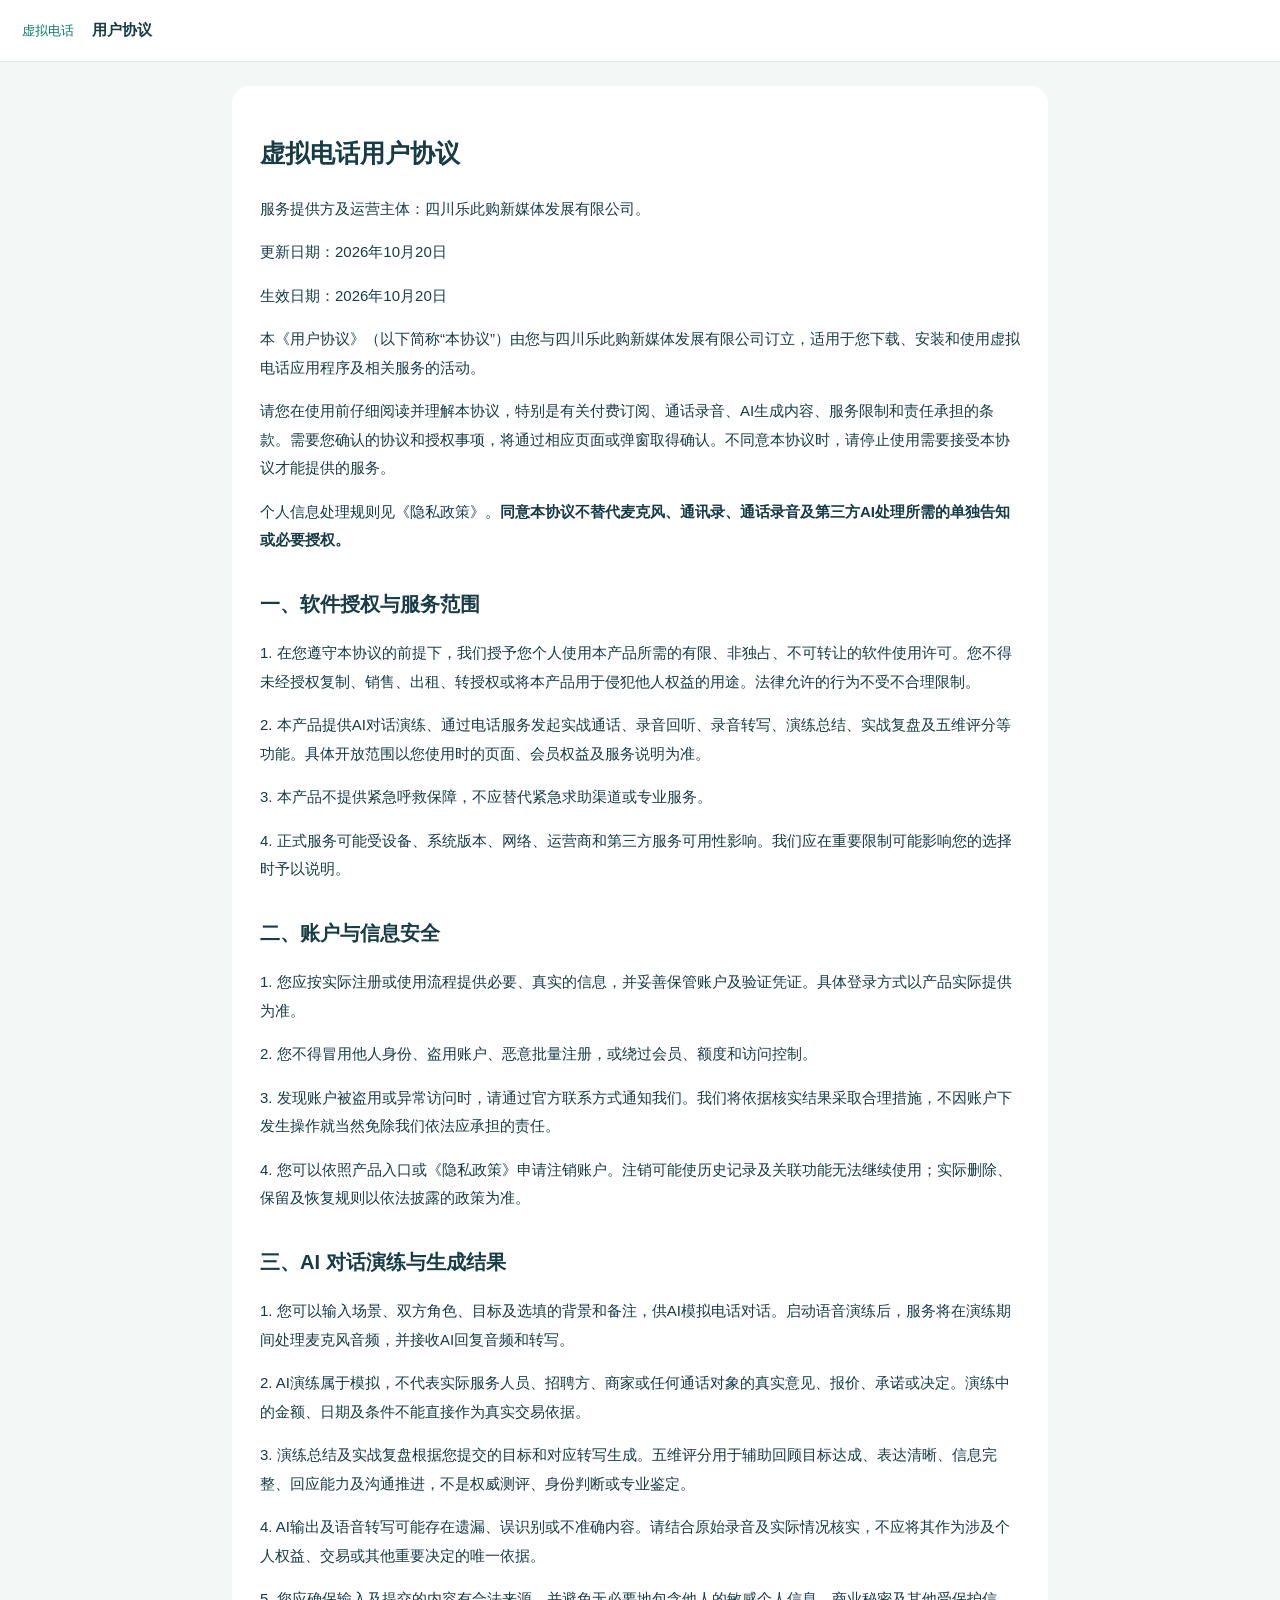
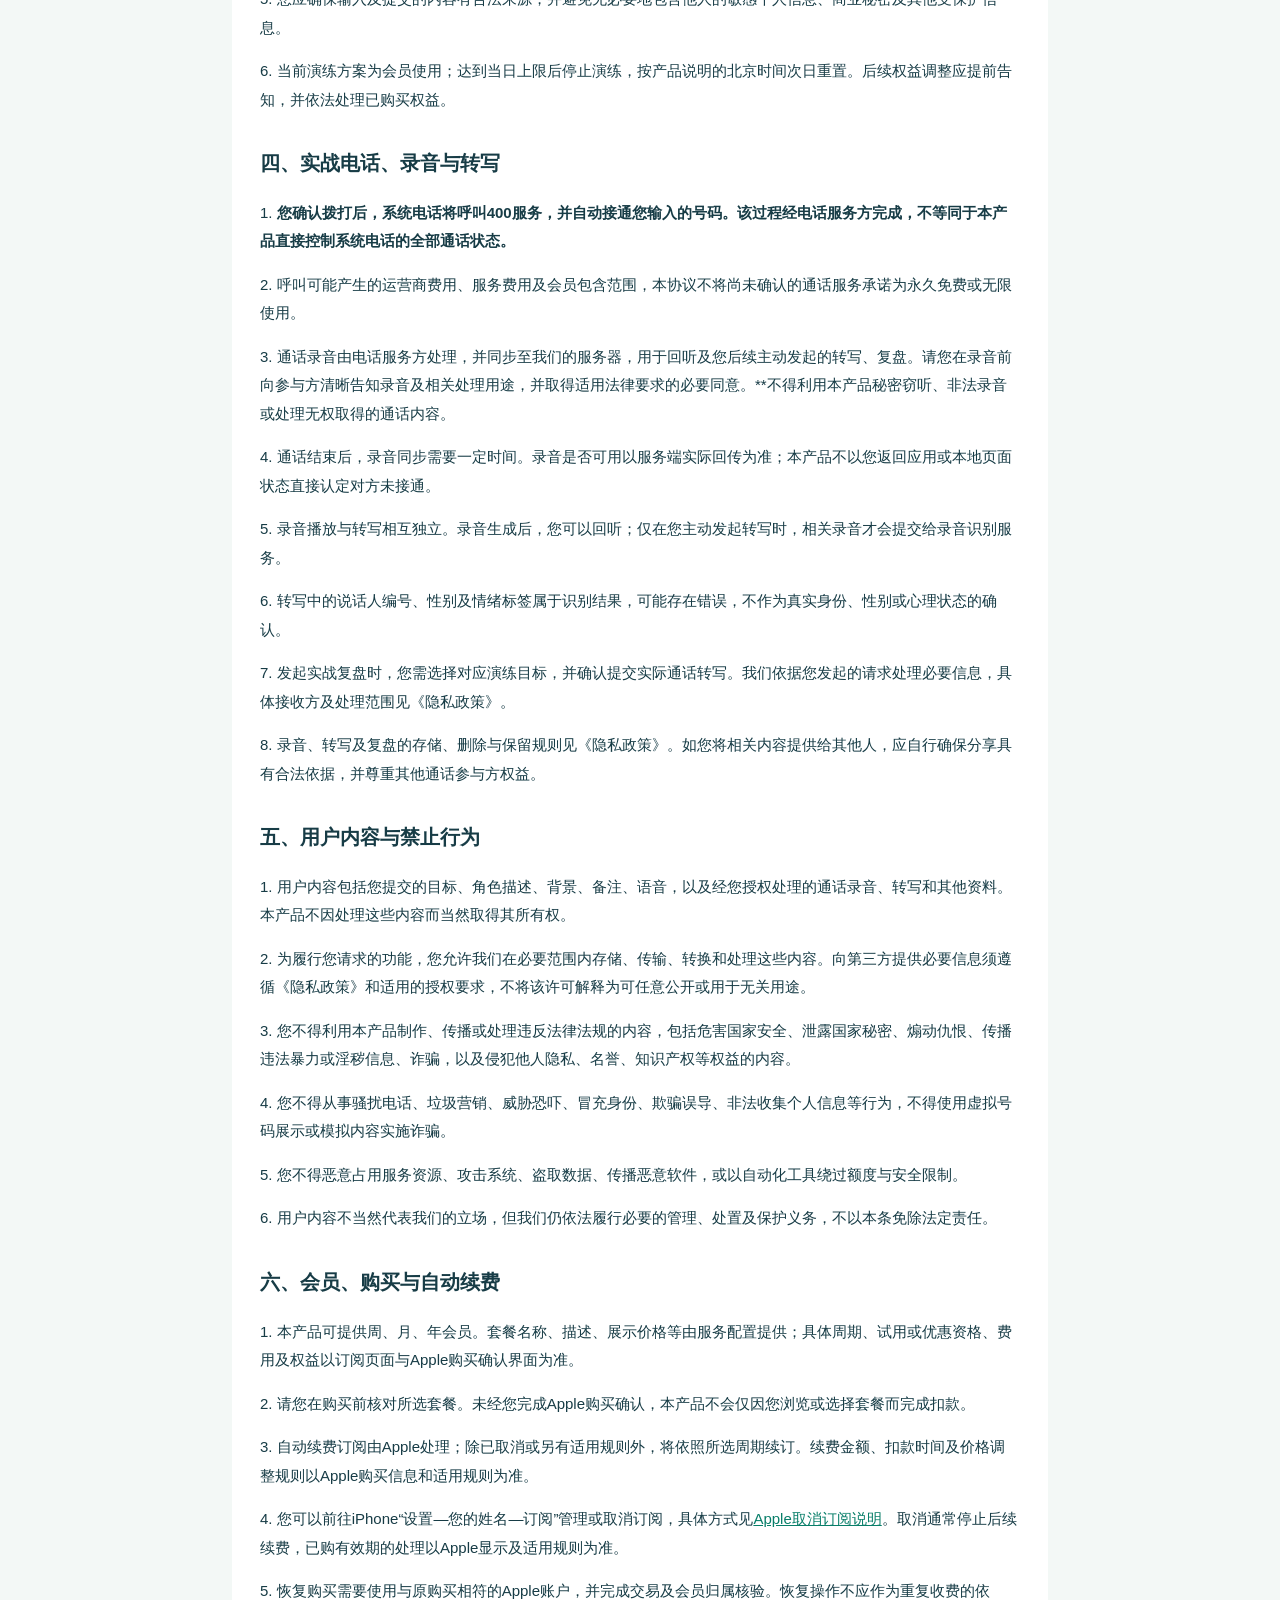
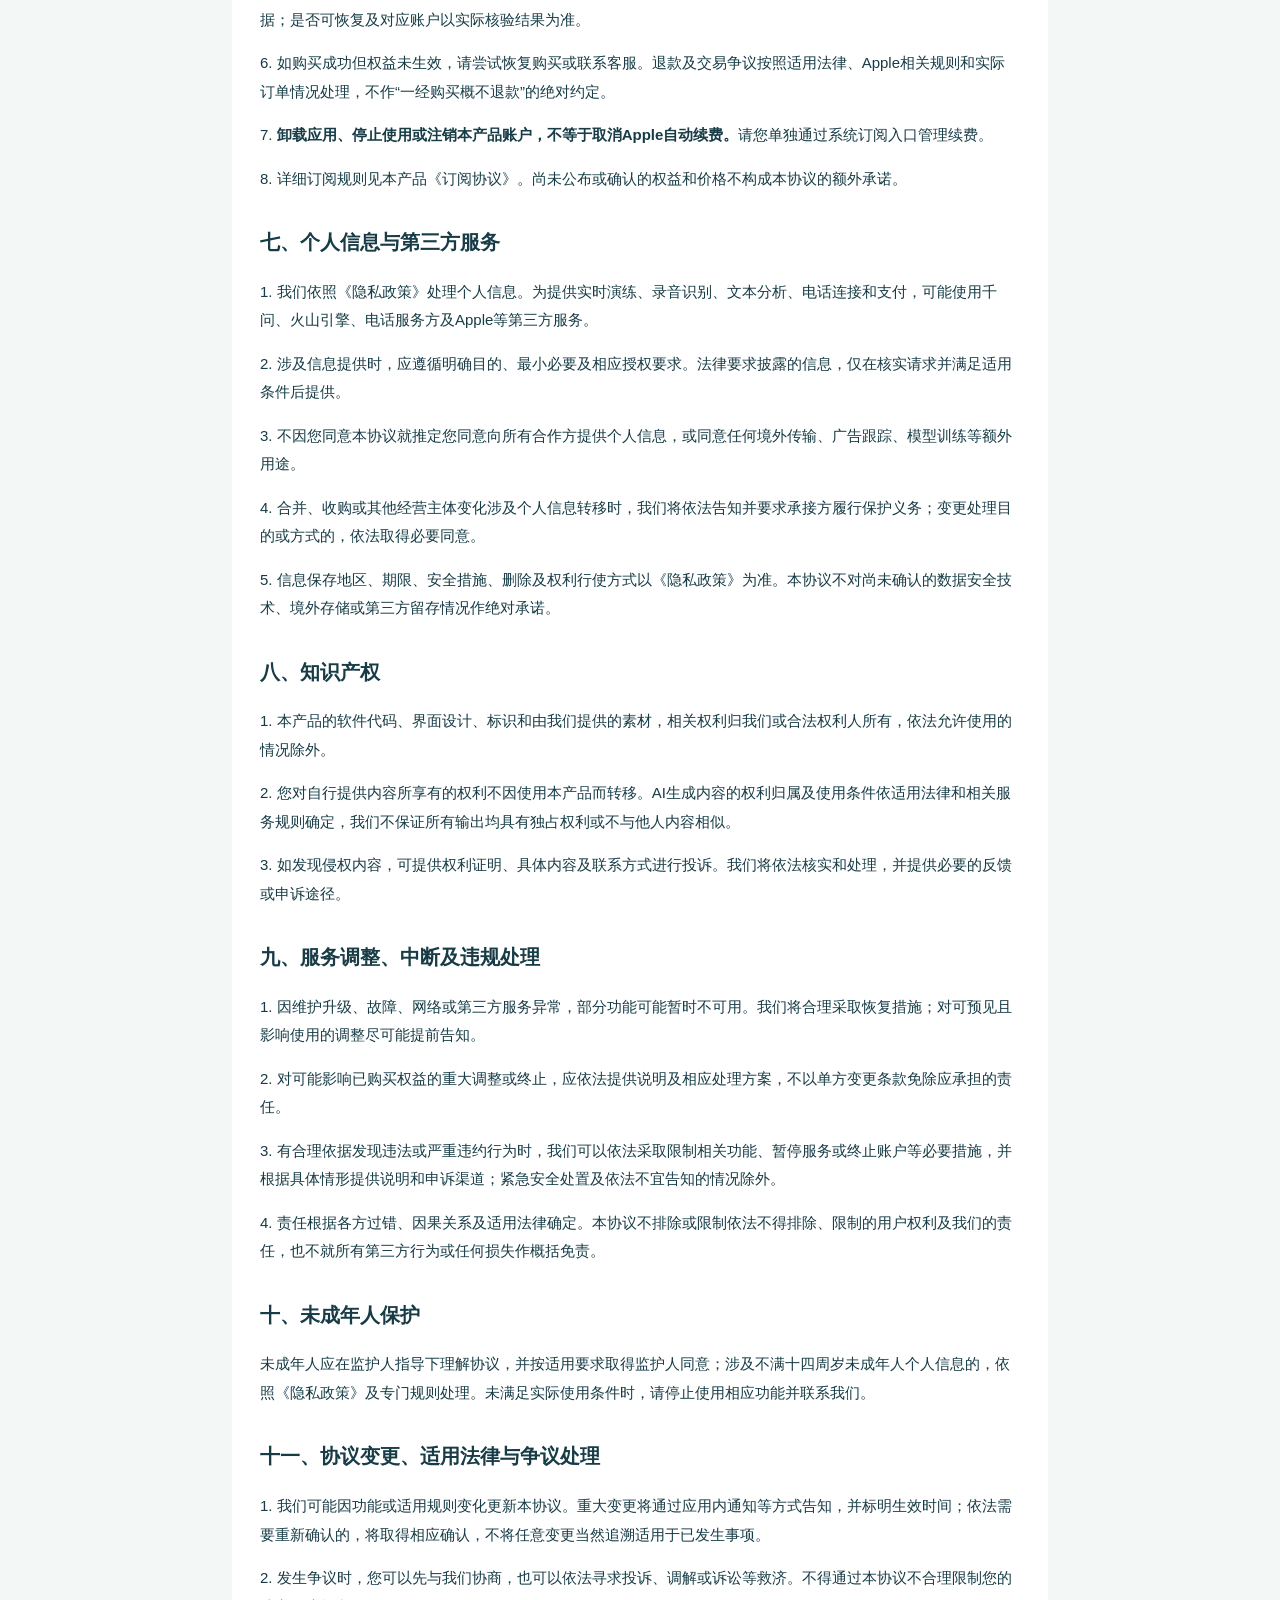
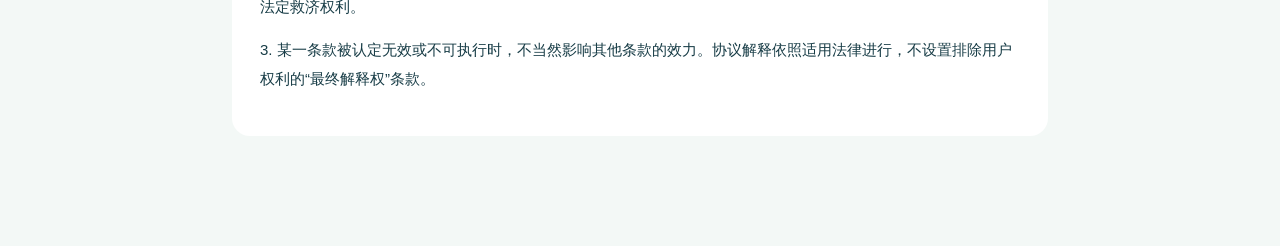
<file: 原型/legal/agreement.html>
<!doctype html><html lang="zh-CN"><head><meta charset="utf-8"><meta name="viewport" content="width=device-width,initial-scale=1"><title>用户协议 · 虚拟电话</title><link rel="stylesheet" href="legal.css"></head><body><header><span>虚拟电话</span><strong>用户协议</strong></header><main><h1>虚拟电话用户协议</h1><p>服务提供方及运营主体：四川乐此购新媒体发展有限公司。</p><p>更新日期：2026年10月20日  </p><p>生效日期：2026年10月20日  </p><p>本《用户协议》（以下简称“本协议”）由您与四川乐此购新媒体发展有限公司订立，适用于您下载、安装和使用虚拟电话应用程序及相关服务的活动。</p><p>请您在使用前仔细阅读并理解本协议，特别是有关付费订阅、通话录音、AI生成内容、服务限制和责任承担的条款。需要您确认的协议和授权事项，将通过相应页面或弹窗取得确认。不同意本协议时，请停止使用需要接受本协议才能提供的服务。</p><p>个人信息处理规则见《隐私政策》。<strong>同意本协议不替代麦克风、通讯录、通话录音及第三方AI处理所需的单独告知或必要授权。</strong></p><h2>一、软件授权与服务范围</h2><p>1. 在您遵守本协议的前提下，我们授予您个人使用本产品所需的有限、非独占、不可转让的软件使用许可。您不得未经授权复制、销售、出租、转授权或将本产品用于侵犯他人权益的用途。法律允许的行为不受不合理限制。</p><p>2. 本产品提供AI对话演练、通过电话服务发起实战通话、录音回听、录音转写、演练总结、实战复盘及五维评分等功能。具体开放范围以您使用时的页面、会员权益及服务说明为准。</p><p>3. 本产品不提供紧急呼救保障，不应替代紧急求助渠道或专业服务。</p><p>4. 正式服务可能受设备、系统版本、网络、运营商和第三方服务可用性影响。我们应在重要限制可能影响您的选择时予以说明。</p><h2>二、账户与信息安全</h2><p>1. 您应按实际注册或使用流程提供必要、真实的信息，并妥善保管账户及验证凭证。具体登录方式以产品实际提供为准。</p><p>2. 您不得冒用他人身份、盗用账户、恶意批量注册，或绕过会员、额度和访问控制。</p><p>3. 发现账户被盗用或异常访问时，请通过官方联系方式通知我们。我们将依据核实结果采取合理措施，不因账户下发生操作就当然免除我们依法应承担的责任。</p><p>4. 您可以依照产品入口或《隐私政策》申请注销账户。注销可能使历史记录及关联功能无法继续使用；实际删除、保留及恢复规则以依法披露的政策为准。</p><h2>三、AI 对话演练与生成结果</h2><p>1. 您可以输入场景、双方角色、目标及选填的背景和备注，供AI模拟电话对话。启动语音演练后，服务将在演练期间处理麦克风音频，并接收AI回复音频和转写。</p><p>2. AI演练属于模拟，不代表实际服务人员、招聘方、商家或任何通话对象的真实意见、报价、承诺或决定。演练中的金额、日期及条件不能直接作为真实交易依据。</p><p>3. 演练总结及实战复盘根据您提交的目标和对应转写生成。五维评分用于辅助回顾目标达成、表达清晰、信息完整、回应能力及沟通推进，不是权威测评、身份判断或专业鉴定。</p><p>4. AI输出及语音转写可能存在遗漏、误识别或不准确内容。请结合原始录音及实际情况核实，不应将其作为涉及个人权益、交易或其他重要决定的唯一依据。</p><p>5. 您应确保输入及提交的内容有合法来源，并避免无必要地包含他人的敏感个人信息、商业秘密及其他受保护信息。</p><p>6. 当前演练方案为会员使用；达到当日上限后停止演练，按产品说明的北京时间次日重置。后续权益调整应提前告知，并依法处理已购买权益。</p><h2>四、实战电话、录音与转写</h2><p>1. <strong>您确认拨打后，系统电话将呼叫400服务，并自动接通您输入的号码。该过程经电话服务方完成，不等同于本产品直接控制系统电话的全部通话状态。</strong></p><p>2. 呼叫可能产生的运营商费用、服务费用及会员包含范围，本协议不将尚未确认的通话服务承诺为永久免费或无限使用。</p><p>3. 通话录音由电话服务方处理，并同步至我们的服务器，用于回听及您后续主动发起的转写、复盘。请您在录音前向参与方清晰告知录音及相关处理用途，并取得适用法律要求的必要同意。**不得利用本产品秘密窃听、非法录音或处理无权取得的通话内容。</p><p>4. 通话结束后，录音同步需要一定时间。录音是否可用以服务端实际回传为准；本产品不以您返回应用或本地页面状态直接认定对方未接通。</p><p>5. 录音播放与转写相互独立。录音生成后，您可以回听；仅在您主动发起转写时，相关录音才会提交给录音识别服务。</p><p>6. 转写中的说话人编号、性别及情绪标签属于识别结果，可能存在错误，不作为真实身份、性别或心理状态的确认。</p><p>7. 发起实战复盘时，您需选择对应演练目标，并确认提交实际通话转写。我们依据您发起的请求处理必要信息，具体接收方及处理范围见《隐私政策》。</p><p>8. 录音、转写及复盘的存储、删除与保留规则见《隐私政策》。如您将相关内容提供给其他人，应自行确保分享具有合法依据，并尊重其他通话参与方权益。</p><h2>五、用户内容与禁止行为</h2><p>1. 用户内容包括您提交的目标、角色描述、背景、备注、语音，以及经您授权处理的通话录音、转写和其他资料。本产品不因处理这些内容而当然取得其所有权。</p><p>2. 为履行您请求的功能，您允许我们在必要范围内存储、传输、转换和处理这些内容。向第三方提供必要信息须遵循《隐私政策》和适用的授权要求，不将该许可解释为可任意公开或用于无关用途。</p><p>3. 您不得利用本产品制作、传播或处理违反法律法规的内容，包括危害国家安全、泄露国家秘密、煽动仇恨、传播违法暴力或淫秽信息、诈骗，以及侵犯他人隐私、名誉、知识产权等权益的内容。</p><p>4. 您不得从事骚扰电话、垃圾营销、威胁恐吓、冒充身份、欺骗误导、非法收集个人信息等行为，不得使用虚拟号码展示或模拟内容实施诈骗。</p><p>5. 您不得恶意占用服务资源、攻击系统、盗取数据、传播恶意软件，或以自动化工具绕过额度与安全限制。</p><p>6. 用户内容不当然代表我们的立场，但我们仍依法履行必要的管理、处置及保护义务，不以本条免除法定责任。</p><h2>六、会员、购买与自动续费</h2><p>1. 本产品可提供周、月、年会员。套餐名称、描述、展示价格等由服务配置提供；具体周期、试用或优惠资格、费用及权益以订阅页面与Apple购买确认界面为准。</p><p>2. 请您在购买前核对所选套餐。未经您完成Apple购买确认，本产品不会仅因您浏览或选择套餐而完成扣款。</p><p>3. 自动续费订阅由Apple处理；除已取消或另有适用规则外，将依照所选周期续订。续费金额、扣款时间及价格调整规则以Apple购买信息和适用规则为准。</p><p>4. 您可以前往iPhone“设置—您的姓名—订阅”管理或取消订阅，具体方式见<a href="https://support.apple.com/zh-cn/118428" target="_blank" rel="noopener">Apple取消订阅说明</a>。取消通常停止后续续费，已购有效期的处理以Apple显示及适用规则为准。</p><p>5. 恢复购买需要使用与原购买相符的Apple账户，并完成交易及会员归属核验。恢复操作不应作为重复收费的依据；是否可恢复及对应账户以实际核验结果为准。</p><p>6. 如购买成功但权益未生效，请尝试恢复购买或联系客服。退款及交易争议按照适用法律、Apple相关规则和实际订单情况处理，不作“一经购买概不退款”的绝对约定。</p><p>7. <strong>卸载应用、停止使用或注销本产品账户，不等于取消Apple自动续费。</strong>请您单独通过系统订阅入口管理续费。</p><p>8. 详细订阅规则见本产品《订阅协议》。尚未公布或确认的权益和价格不构成本协议的额外承诺。</p><h2>七、个人信息与第三方服务</h2><p>1. 我们依照《隐私政策》处理个人信息。为提供实时演练、录音识别、文本分析、电话连接和支付，可能使用千问、火山引擎、电话服务方及Apple等第三方服务。</p><p>2. 涉及信息提供时，应遵循明确目的、最小必要及相应授权要求。法律要求披露的信息，仅在核实请求并满足适用条件后提供。</p><p>3. 不因您同意本协议就推定您同意向所有合作方提供个人信息，或同意任何境外传输、广告跟踪、模型训练等额外用途。</p><p>4. 合并、收购或其他经营主体变化涉及个人信息转移时，我们将依法告知并要求承接方履行保护义务；变更处理目的或方式的，依法取得必要同意。</p><p>5. 信息保存地区、期限、安全措施、删除及权利行使方式以《隐私政策》为准。本协议不对尚未确认的数据安全技术、境外存储或第三方留存情况作绝对承诺。</p><h2>八、知识产权</h2><p>1. 本产品的软件代码、界面设计、标识和由我们提供的素材，相关权利归我们或合法权利人所有，依法允许使用的情况除外。</p><p>2. 您对自行提供内容所享有的权利不因使用本产品而转移。AI生成内容的权利归属及使用条件依适用法律和相关服务规则确定，我们不保证所有输出均具有独占权利或不与他人内容相似。</p><p>3. 如发现侵权内容，可提供权利证明、具体内容及联系方式进行投诉。我们将依法核实和处理，并提供必要的反馈或申诉途径。</p><h2>九、服务调整、中断及违规处理</h2><p>1. 因维护升级、故障、网络或第三方服务异常，部分功能可能暂时不可用。我们将合理采取恢复措施；对可预见且影响使用的调整尽可能提前告知。</p><p>2. 对可能影响已购买权益的重大调整或终止，应依法提供说明及相应处理方案，不以单方变更条款免除应承担的责任。</p><p>3. 有合理依据发现违法或严重违约行为时，我们可以依法采取限制相关功能、暂停服务或终止账户等必要措施，并根据具体情形提供说明和申诉渠道；紧急安全处置及依法不宜告知的情况除外。</p><p>4. 责任根据各方过错、因果关系及适用法律确定。本协议不排除或限制依法不得排除、限制的用户权利及我们的责任，也不就所有第三方行为或任何损失作概括免责。</p><h2>十、未成年人保护</h2><p>未成年人应在监护人指导下理解协议，并按适用要求取得监护人同意；涉及不满十四周岁未成年人个人信息的，依照《隐私政策》及专门规则处理。未满足实际使用条件时，请停止使用相应功能并联系我们。</p><h2>十一、协议变更、适用法律与争议处理</h2><p>1. 我们可能因功能或适用规则变化更新本协议。重大变更将通过应用内通知等方式告知，并标明生效时间；依法需要重新确认的，将取得相应确认，不将任意变更当然追溯适用于已发生事项。</p><p>2. 发生争议时，您可以先与我们协商，也可以依法寻求投诉、调解或诉讼等救济。不得通过本协议不合理限制您的法定救济权利。</p><p>3. 某一条款被认定无效或不可执行时，不当然影响其他条款的效力。协议解释依照适用法律进行，不设置排除用户权利的“最终解释权”条款。</p><p id="result" role="status"></p></main></body></html>
</file>
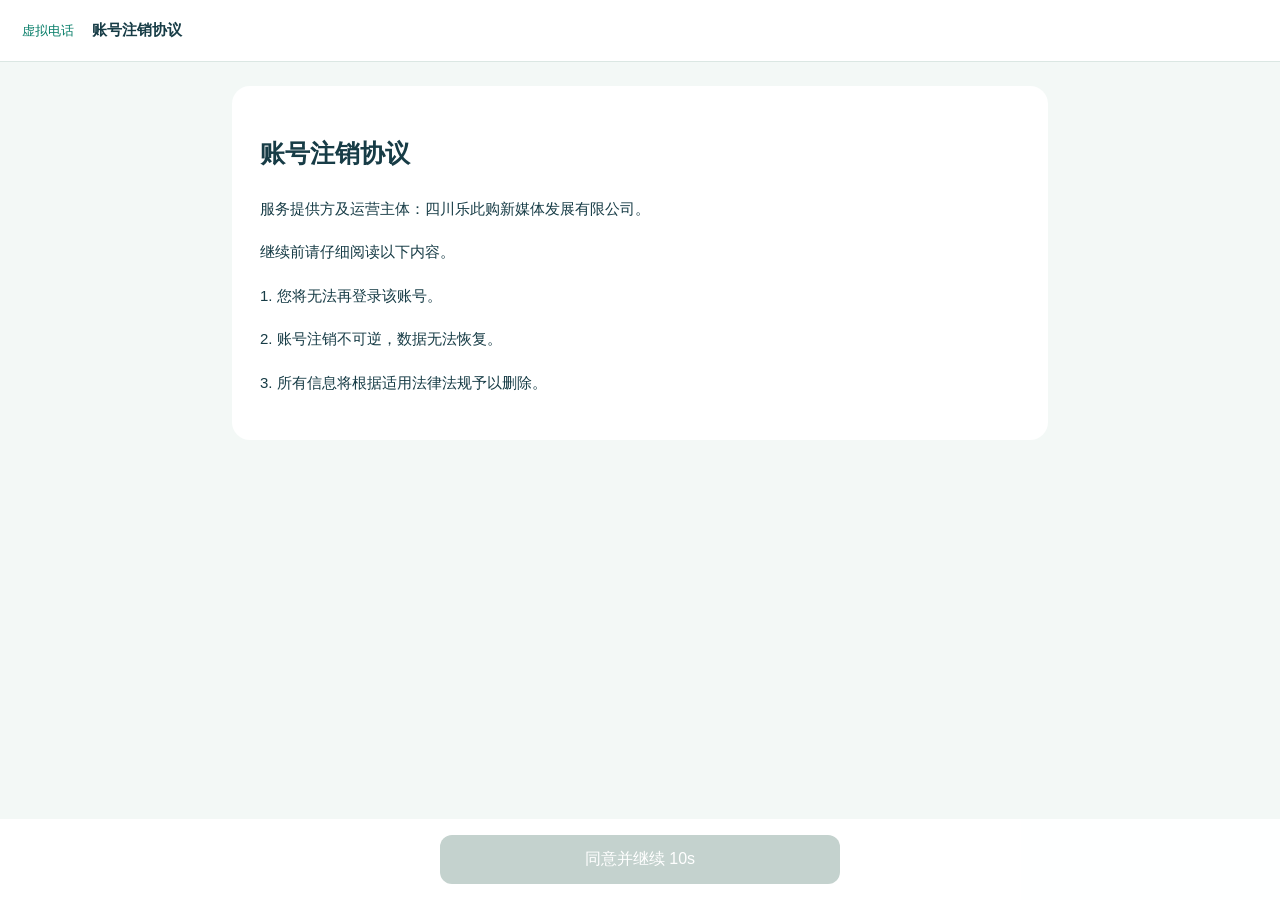
<file: 原型/legal/deletion.html>
<!doctype html><html lang="zh-CN"><head><meta charset="utf-8"><meta name="viewport" content="width=device-width,initial-scale=1"><title>账号注销协议 · 虚拟电话</title><link rel="stylesheet" href="legal.css"></head><body><header><span>虚拟电话</span><strong>账号注销协议</strong></header><main><h1>账号注销协议</h1><p>服务提供方及运营主体：四川乐此购新媒体发展有限公司。</p><p>继续前请仔细阅读以下内容。</p><p>1. 您将无法再登录该账号。</p><p>2. 账号注销不可逆，数据无法恢复。</p><p>3. 所有信息将根据适用法律法规予以删除。</p><p id="result" role="status"></p></main><footer><button id="continue" disabled>同意并继续 10s</button></footer><script>let remaining=10;const button=document.getElementById("continue");const timer=setInterval(()=>{remaining--;button.textContent=remaining?"同意并继续 "+remaining+"s":"同意并继续";button.disabled=remaining>0;if(!remaining)clearInterval(timer)},1000);button.onclick=()=>{document.getElementById("result").textContent="原型演示：注销接口尚未接入，当前账号未变更。"}</script></body></html>
</file>
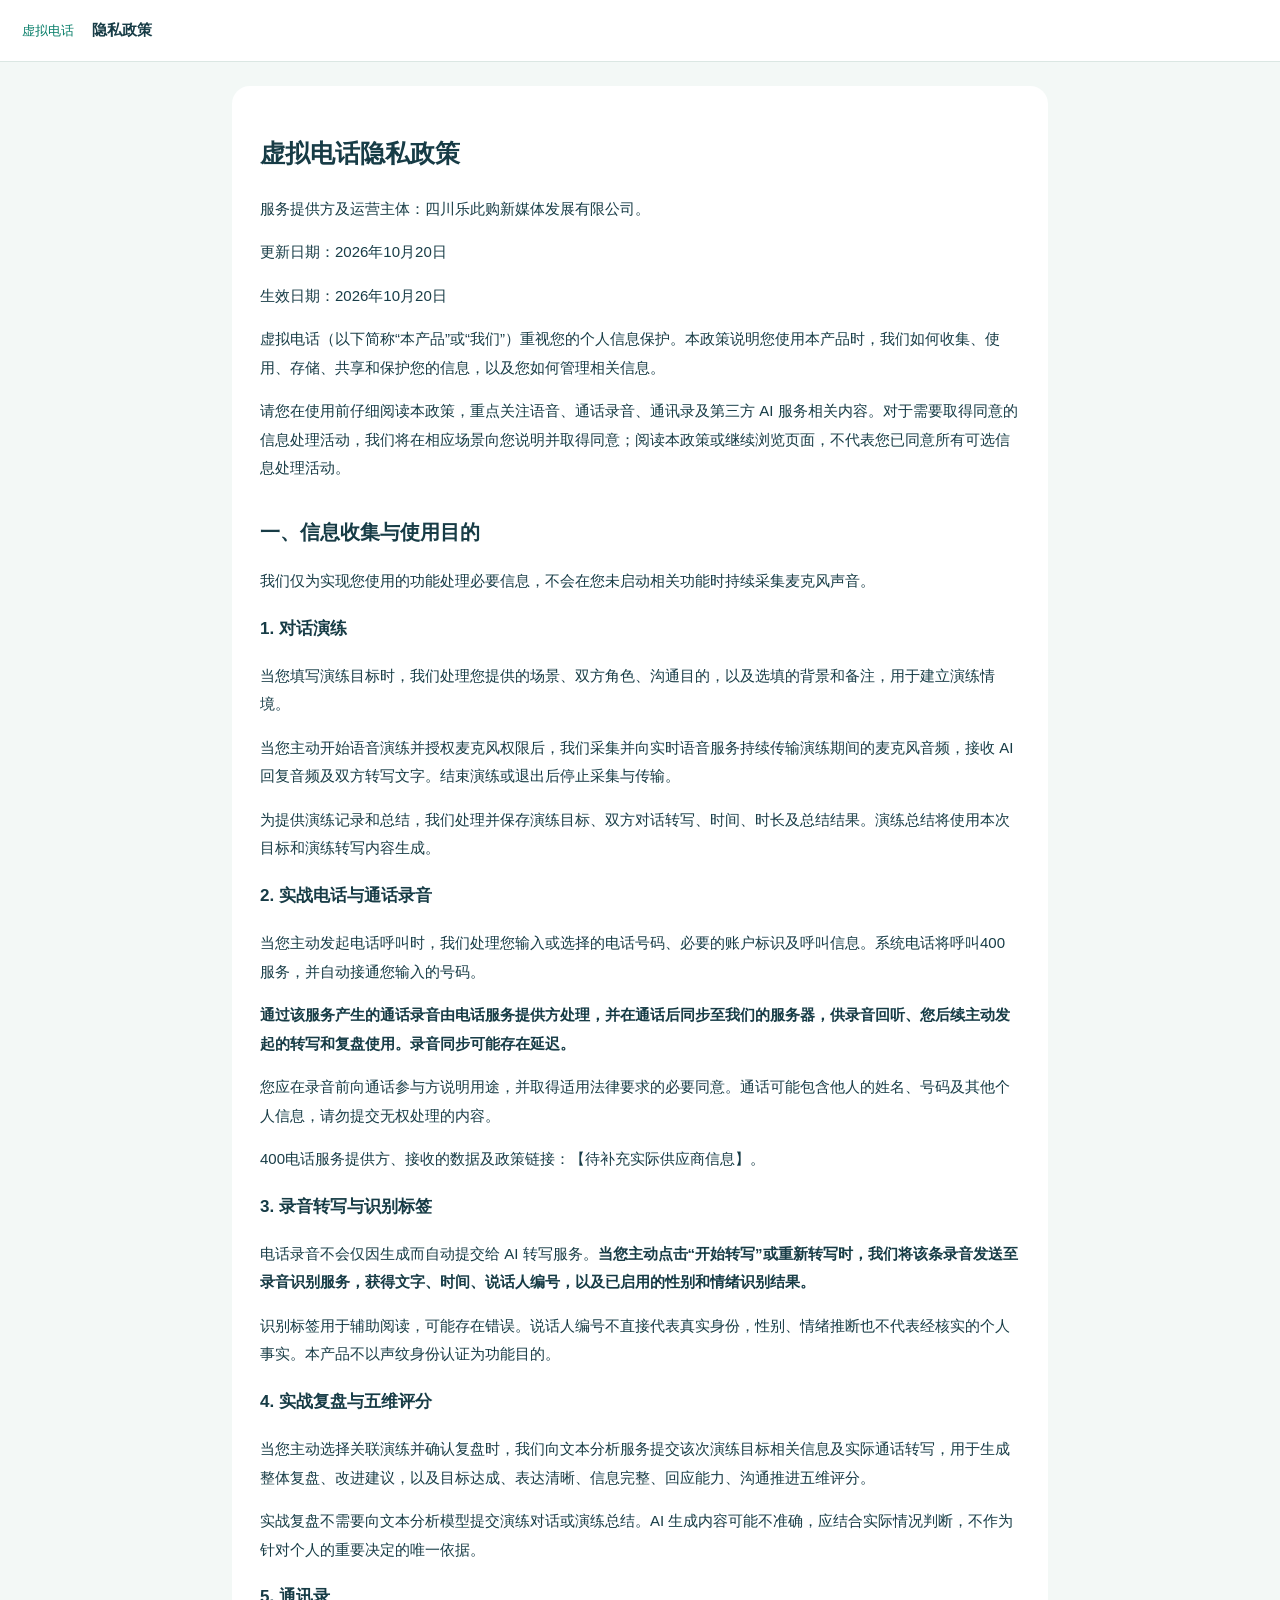
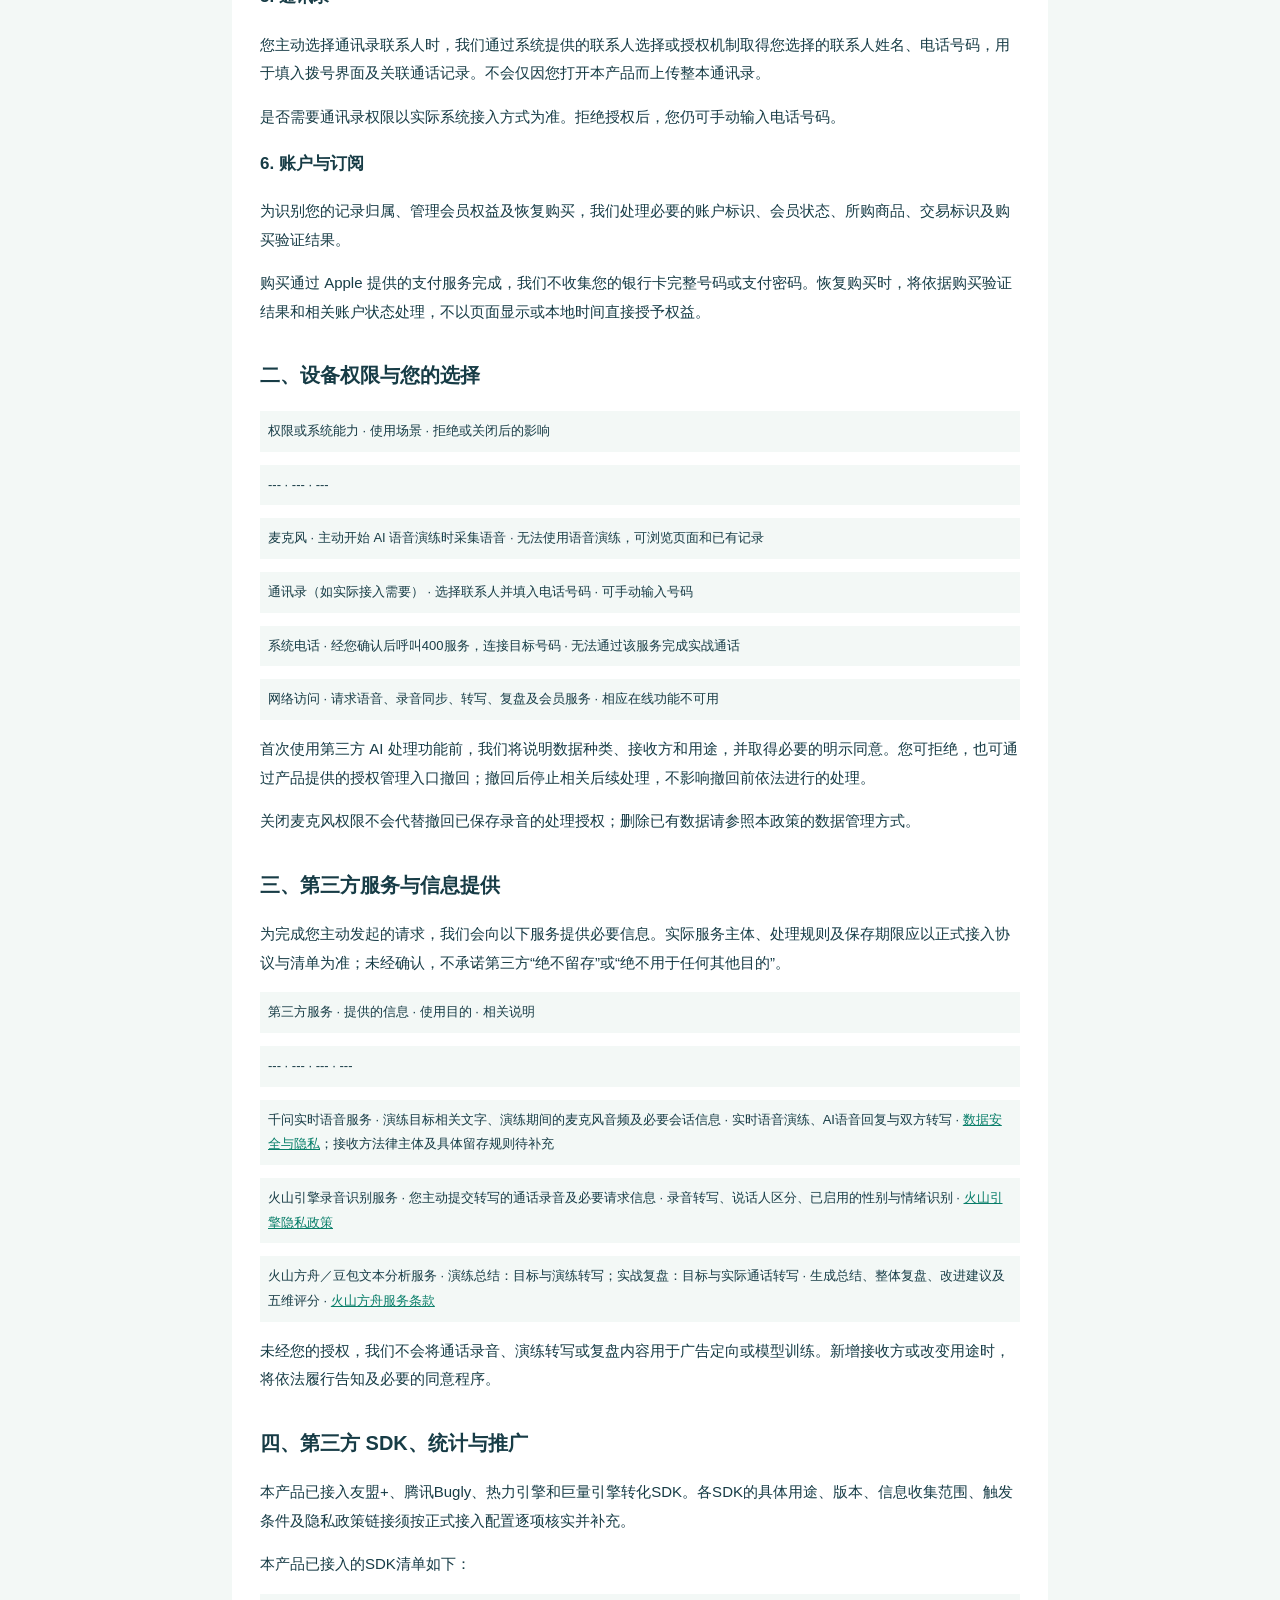
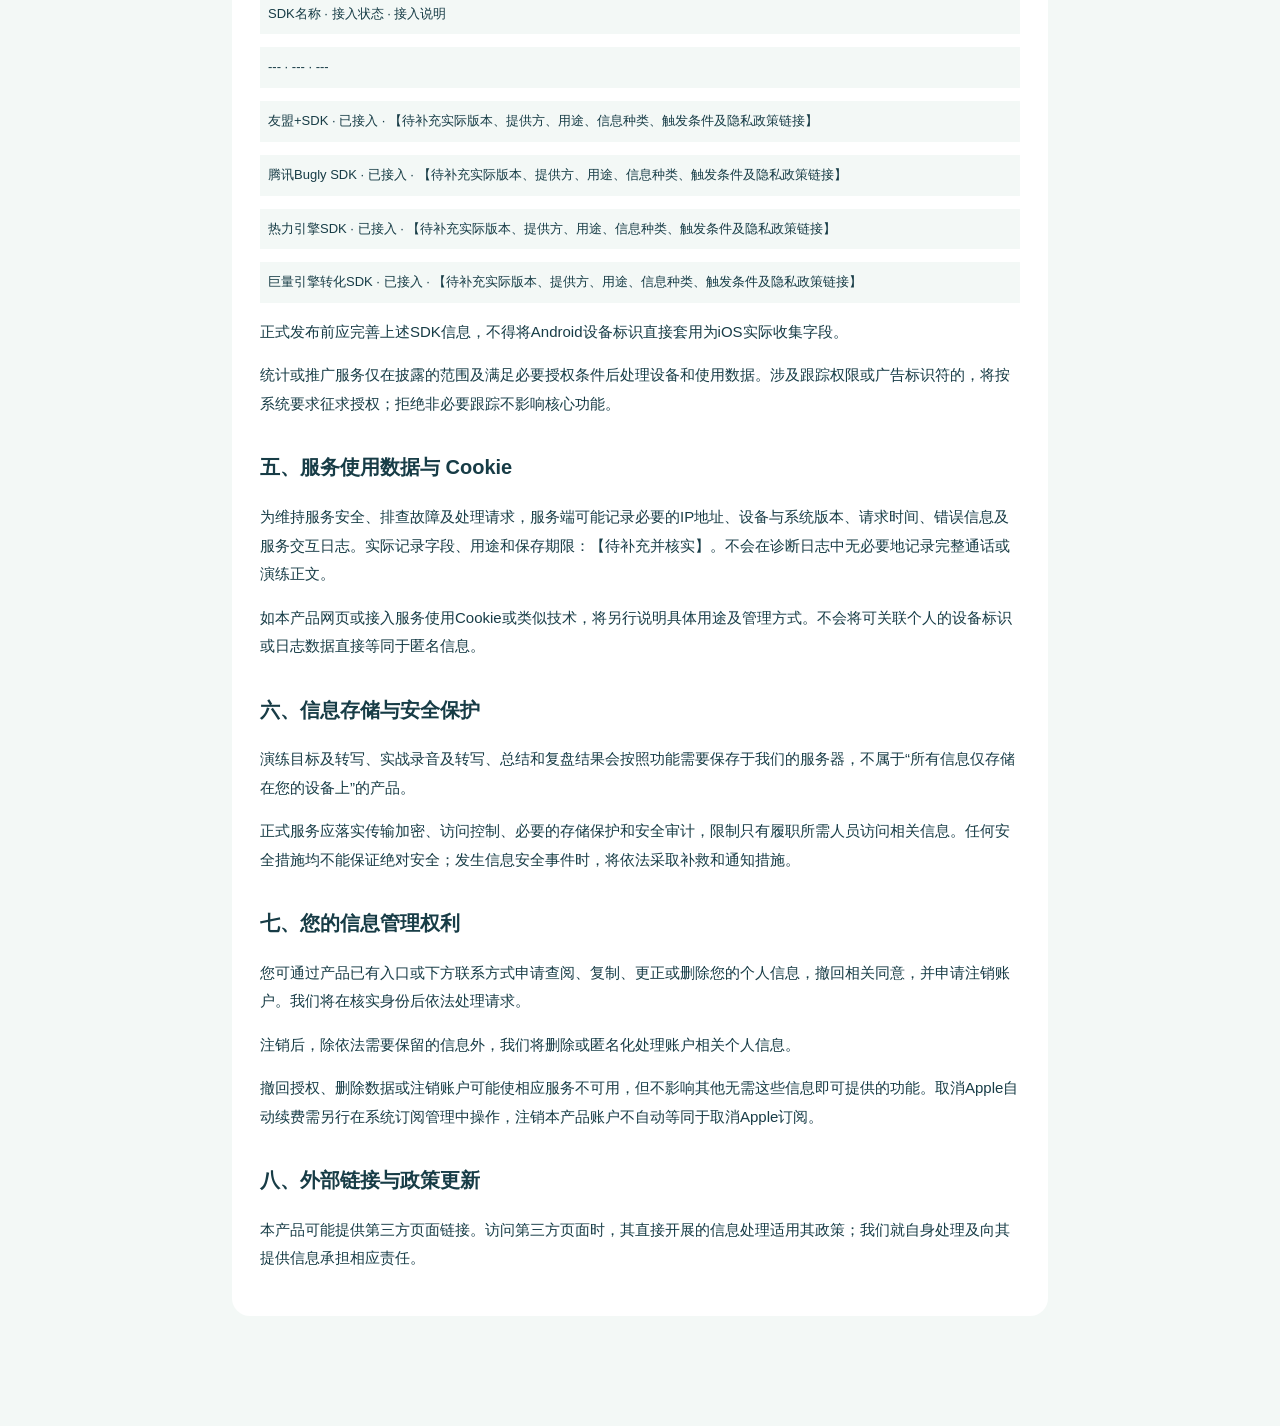
<file: 原型/legal/privacy.html>
<!doctype html><html lang="zh-CN"><head><meta charset="utf-8"><meta name="viewport" content="width=device-width,initial-scale=1"><title>隐私政策 · 虚拟电话</title><link rel="stylesheet" href="legal.css"></head><body><header><span>虚拟电话</span><strong>隐私政策</strong></header><main><h1>虚拟电话隐私政策</h1><p>服务提供方及运营主体：四川乐此购新媒体发展有限公司。</p><p>更新日期：2026年10月20日  </p><p>生效日期：2026年10月20日  </p><p>虚拟电话（以下简称“本产品”或“我们”）重视您的个人信息保护。本政策说明您使用本产品时，我们如何收集、使用、存储、共享和保护您的信息，以及您如何管理相关信息。</p><p>请您在使用前仔细阅读本政策，重点关注语音、通话录音、通讯录及第三方 AI 服务相关内容。对于需要取得同意的信息处理活动，我们将在相应场景向您说明并取得同意；阅读本政策或继续浏览页面，不代表您已同意所有可选信息处理活动。</p><h2>一、信息收集与使用目的</h2><p>我们仅为实现您使用的功能处理必要信息，不会在您未启动相关功能时持续采集麦克风声音。</p><h3>1. 对话演练</h3><p>当您填写演练目标时，我们处理您提供的场景、双方角色、沟通目的，以及选填的背景和备注，用于建立演练情境。</p><p>当您主动开始语音演练并授权麦克风权限后，我们采集并向实时语音服务持续传输演练期间的麦克风音频，接收 AI 回复音频及双方转写文字。结束演练或退出后停止采集与传输。</p><p>为提供演练记录和总结，我们处理并保存演练目标、双方对话转写、时间、时长及总结结果。演练总结将使用本次目标和演练转写内容生成。</p><h3>2. 实战电话与通话录音</h3><p>当您主动发起电话呼叫时，我们处理您输入或选择的电话号码、必要的账户标识及呼叫信息。系统电话将呼叫400服务，并自动接通您输入的号码。</p><p><strong>通过该服务产生的通话录音由电话服务提供方处理，并在通话后同步至我们的服务器，供录音回听、您后续主动发起的转写和复盘使用。录音同步可能存在延迟。</strong></p><p>您应在录音前向通话参与方说明用途，并取得适用法律要求的必要同意。通话可能包含他人的姓名、号码及其他个人信息，请勿提交无权处理的内容。</p><p>400电话服务提供方、接收的数据及政策链接：【待补充实际供应商信息】。</p><h3>3. 录音转写与识别标签</h3><p>电话录音不会仅因生成而自动提交给 AI 转写服务。<strong>当您主动点击“开始转写”或重新转写时，我们将该条录音发送至录音识别服务，获得文字、时间、说话人编号，以及已启用的性别和情绪识别结果。</strong></p><p>识别标签用于辅助阅读，可能存在错误。说话人编号不直接代表真实身份，性别、情绪推断也不代表经核实的个人事实。本产品不以声纹身份认证为功能目的。</p><h3>4. 实战复盘与五维评分</h3><p>当您主动选择关联演练并确认复盘时，我们向文本分析服务提交该次演练目标相关信息及实际通话转写，用于生成整体复盘、改进建议，以及目标达成、表达清晰、信息完整、回应能力、沟通推进五维评分。</p><p>实战复盘不需要向文本分析模型提交演练对话或演练总结。AI 生成内容可能不准确，应结合实际情况判断，不作为针对个人的重要决定的唯一依据。</p><h3>5. 通讯录</h3><p>您主动选择通讯录联系人时，我们通过系统提供的联系人选择或授权机制取得您选择的联系人姓名、电话号码，用于填入拨号界面及关联通话记录。不会仅因您打开本产品而上传整本通讯录。</p><p>是否需要通讯录权限以实际系统接入方式为准。拒绝授权后，您仍可手动输入电话号码。</p><h3>6. 账户与订阅</h3><p>为识别您的记录归属、管理会员权益及恢复购买，我们处理必要的账户标识、会员状态、所购商品、交易标识及购买验证结果。</p><p>购买通过 Apple 提供的支付服务完成，我们不收集您的银行卡完整号码或支付密码。恢复购买时，将依据购买验证结果和相关账户状态处理，不以页面显示或本地时间直接授予权益。</p><h2>二、设备权限与您的选择</h2><p class="table-line"> 权限或系统能力  ·  使用场景  ·  拒绝或关闭后的影响 </p><p class="table-line"> ---  ·  ---  ·  --- </p><p class="table-line"> 麦克风  ·  主动开始 AI 语音演练时采集语音  ·  无法使用语音演练，可浏览页面和已有记录 </p><p class="table-line"> 通讯录（如实际接入需要）  ·  选择联系人并填入电话号码  ·  可手动输入号码 </p><p class="table-line"> 系统电话  ·  经您确认后呼叫400服务，连接目标号码  ·  无法通过该服务完成实战通话 </p><p class="table-line"> 网络访问  ·  请求语音、录音同步、转写、复盘及会员服务  ·  相应在线功能不可用 </p><p>首次使用第三方 AI 处理功能前，我们将说明数据种类、接收方和用途，并取得必要的明示同意。您可拒绝，也可通过产品提供的授权管理入口撤回；撤回后停止相关后续处理，不影响撤回前依法进行的处理。</p><p>关闭麦克风权限不会代替撤回已保存录音的处理授权；删除已有数据请参照本政策的数据管理方式。</p><h2>三、第三方服务与信息提供</h2><p>为完成您主动发起的请求，我们会向以下服务提供必要信息。实际服务主体、处理规则及保存期限应以正式接入协议与清单为准；未经确认，不承诺第三方“绝不留存”或“绝不用于任何其他目的”。</p><p class="table-line"> 第三方服务  ·  提供的信息  ·  使用目的  ·  相关说明 </p><p class="table-line"> ---  ·  ---  ·  ---  ·  --- </p><p class="table-line"> 千问实时语音服务  ·  演练目标相关文字、演练期间的麦克风音频及必要会话信息  ·  实时语音演练、AI语音回复与双方转写  ·  <a href="https://platform.qianwenai.com/docs/developer-guides/security-compliance/data-security" target="_blank" rel="noopener">数据安全与隐私</a>；接收方法律主体及具体留存规则待补充 </p><p class="table-line"> 火山引擎录音识别服务  ·  您主动提交转写的通话录音及必要请求信息  ·  录音转写、说话人区分、已启用的性别与情绪识别  ·  <a href="https://docs.volcengine.com/docs/Legalagreements/VolcanoEnginesPrivacyPolicy?lang=zh" target="_blank" rel="noopener">火山引擎隐私政策</a> </p><p class="table-line"> 火山方舟／豆包文本分析服务  ·  演练总结：目标与演练转写；实战复盘：目标与实际通话转写  ·  生成总结、整体复盘、改进建议及五维评分  ·  <a href="https://docs.volcengine.com/docs/ark/volcengine-ark-platform-terms?lang=zh" target="_blank" rel="noopener">火山方舟服务条款</a> </p><p>未经您的授权，我们不会将通话录音、演练转写或复盘内容用于广告定向或模型训练。新增接收方或改变用途时，将依法履行告知及必要的同意程序。</p><h2>四、第三方 SDK、统计与推广</h2><p>本产品已接入友盟+、腾讯Bugly、热力引擎和巨量引擎转化SDK。各SDK的具体用途、版本、信息收集范围、触发条件及隐私政策链接须按正式接入配置逐项核实并补充。</p><p>本产品已接入的SDK清单如下：</p><p class="table-line"> SDK名称  ·  接入状态  ·  接入说明 </p><p class="table-line"> ---  ·  ---  ·  --- </p><p class="table-line"> 友盟+SDK  ·  已接入  ·  【待补充实际版本、提供方、用途、信息种类、触发条件及隐私政策链接】 </p><p class="table-line"> 腾讯Bugly SDK  ·  已接入  ·  【待补充实际版本、提供方、用途、信息种类、触发条件及隐私政策链接】 </p><p class="table-line"> 热力引擎SDK  ·  已接入  ·  【待补充实际版本、提供方、用途、信息种类、触发条件及隐私政策链接】 </p><p class="table-line"> 巨量引擎转化SDK  ·  已接入  ·  【待补充实际版本、提供方、用途、信息种类、触发条件及隐私政策链接】 </p><p>正式发布前应完善上述SDK信息，不得将Android设备标识直接套用为iOS实际收集字段。</p><p>统计或推广服务仅在披露的范围及满足必要授权条件后处理设备和使用数据。涉及跟踪权限或广告标识符的，将按系统要求征求授权；拒绝非必要跟踪不影响核心功能。</p><h2>五、服务使用数据与 Cookie</h2><p>为维持服务安全、排查故障及处理请求，服务端可能记录必要的IP地址、设备与系统版本、请求时间、错误信息及服务交互日志。实际记录字段、用途和保存期限：【待补充并核实】。不会在诊断日志中无必要地记录完整通话或演练正文。</p><p>如本产品网页或接入服务使用Cookie或类似技术，将另行说明具体用途及管理方式。不会将可关联个人的设备标识或日志数据直接等同于匿名信息。</p><h2>六、信息存储与安全保护</h2><p>演练目标及转写、实战录音及转写、总结和复盘结果会按照功能需要保存于我们的服务器，不属于“所有信息仅存储在您的设备上”的产品。</p><p>正式服务应落实传输加密、访问控制、必要的存储保护和安全审计，限制只有履职所需人员访问相关信息。任何安全措施均不能保证绝对安全；发生信息安全事件时，将依法采取补救和通知措施。</p><h2>七、您的信息管理权利</h2><p>您可通过产品已有入口或下方联系方式申请查阅、复制、更正或删除您的个人信息，撤回相关同意，并申请注销账户。我们将在核实身份后依法处理请求。</p><p>注销后，除依法需要保留的信息外，我们将删除或匿名化处理账户相关个人信息。</p><p>撤回授权、删除数据或注销账户可能使相应服务不可用，但不影响其他无需这些信息即可提供的功能。取消Apple自动续费需另行在系统订阅管理中操作，注销本产品账户不自动等同于取消Apple订阅。</p><h2>八、外部链接与政策更新</h2><p>本产品可能提供第三方页面链接。访问第三方页面时，其直接开展的信息处理适用其政策；我们就自身处理及向其提供信息承担相应责任。</p><p id="result" role="status"></p></main></body></html>
</file>
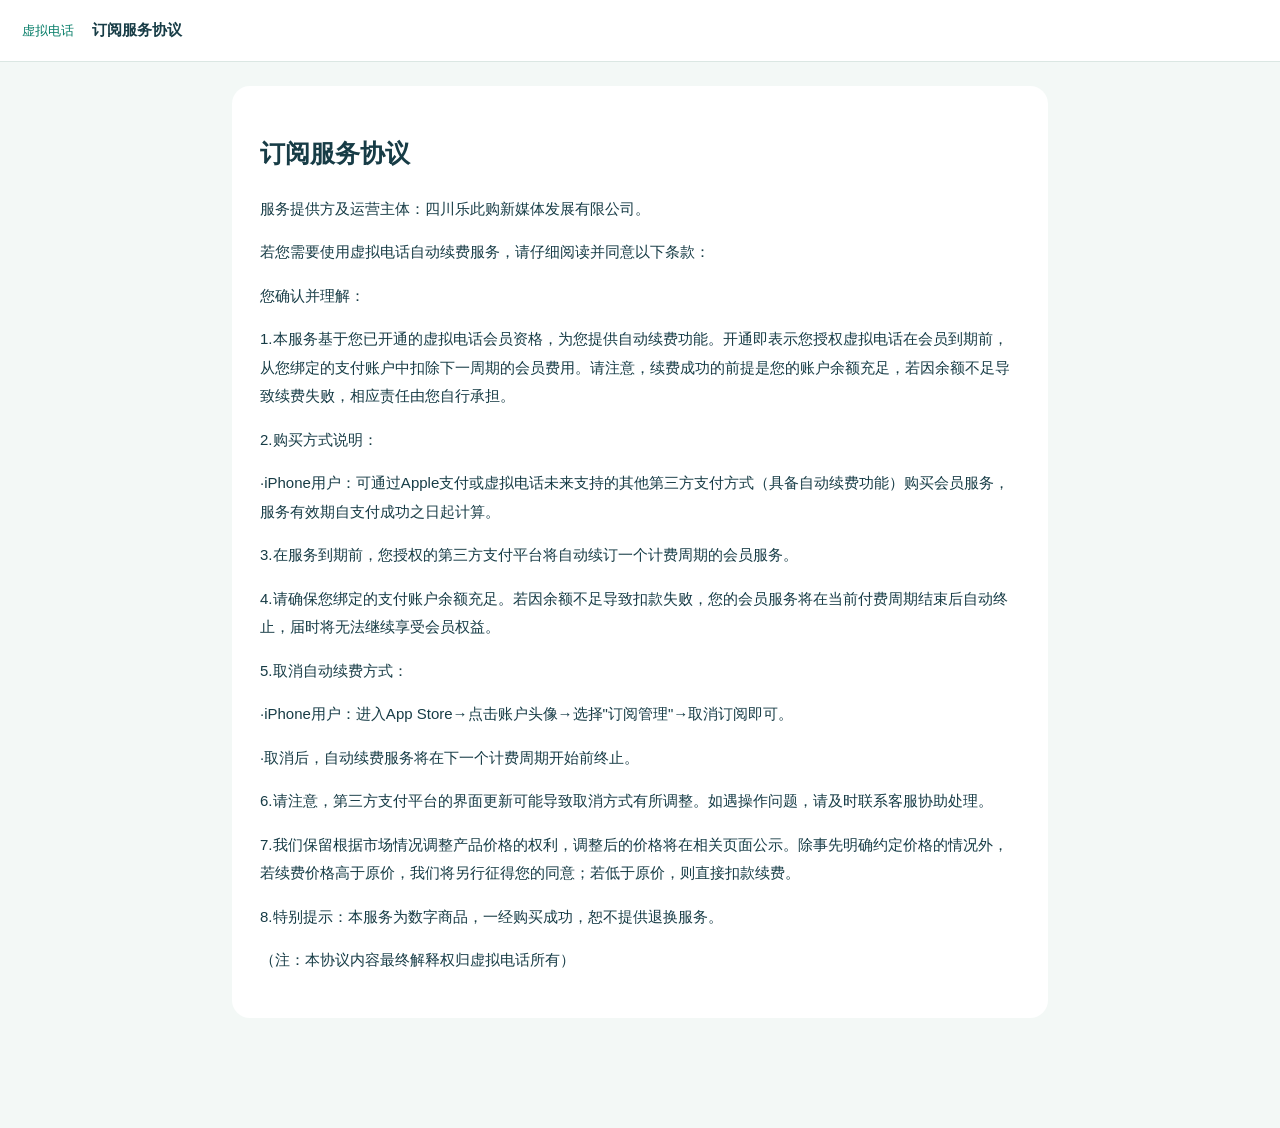
<file: 原型/legal/renewal.html>
<!doctype html><html lang="zh-CN"><head><meta charset="utf-8"><meta name="viewport" content="width=device-width,initial-scale=1"><title>订阅服务协议 · 虚拟电话</title><link rel="stylesheet" href="legal.css"></head><body><header><span>虚拟电话</span><strong>订阅服务协议</strong></header><main><h1>订阅服务协议</h1><p>服务提供方及运营主体：四川乐此购新媒体发展有限公司。</p><p>若您需要使用虚拟电话自动续费服务，请仔细阅读并同意以下条款：</p><p>您确认并理解：</p><p>1.本服务基于您已开通的虚拟电话会员资格，为您提供自动续费功能。开通即表示您授权虚拟电话在会员到期前，从您绑定的支付账户中扣除下一周期的会员费用。请注意，续费成功的前提是您的账户余额充足，若因余额不足导致续费失败，相应责任由您自行承担。</p><p>2.购买方式说明：</p><p>∙iPhone用户：可通过Apple支付或虚拟电话未来支持的其他第三方支付方式（具备自动续费功能）购买会员服务，服务有效期自支付成功之日起计算。</p><p>3.在服务到期前，您授权的第三方支付平台将自动续订一个计费周期的会员服务。</p><p>4.请确保您绑定的支付账户余额充足。若因余额不足导致扣款失败，您的会员服务将在当前付费周期结束后自动终止，届时将无法继续享受会员权益。</p><p>5.取消自动续费方式：</p><p>∙iPhone用户：进入App Store→点击账户头像→选择&quot;订阅管理&quot;→取消订阅即可。</p><p>∙取消后，自动续费服务将在下一个计费周期开始前终止。</p><p>6.请注意，第三方支付平台的界面更新可能导致取消方式有所调整。如遇操作问题，请及时联系客服协助处理。</p><p>7.我们保留根据市场情况调整产品价格的权利，调整后的价格将在相关页面公示。除事先明确约定价格的情况外，若续费价格高于原价，我们将另行征得您的同意；若低于原价，则直接扣款续费。</p><p>8.特别提示：本服务为数字商品，一经购买成功，恕不提供退换服务。</p><p>（注：本协议内容最终解释权归虚拟电话所有）</p></main></body></html>
</file>
<file: 原型/legal/legal.css>
body{margin:0;background:#f3f8f6;color:#173c46;font:15px/1.9 -apple-system,BlinkMacSystemFont,"PingFang SC",sans-serif}header{padding:16px 22px;background:white;border-bottom:1px solid #dbe7e3}header span{color:#087e69;margin-right:18px;font-size:13px}main{max-width:760px;margin:24px auto 110px;padding:28px;background:white;border-radius:18px}h1{font-size:25px}h2{font-size:20px;margin-top:30px}h3{font-size:17px}p{overflow-wrap:anywhere}a{color:#087e69}.table-line{font-size:13px;padding:8px;background:#f3f8f6}footer{position:fixed;bottom:0;left:0;right:0;padding:16px;background:#fffffff5;text-align:center}button{width:min(100%,400px);padding:14px;border:0;border-radius:12px;background:#087e69;color:white;font-size:16px}button:disabled{background:#c4d2ce}@media(max-width:800px){main{margin:0 0 100px;border-radius:0;padding:22px}}
</file>
